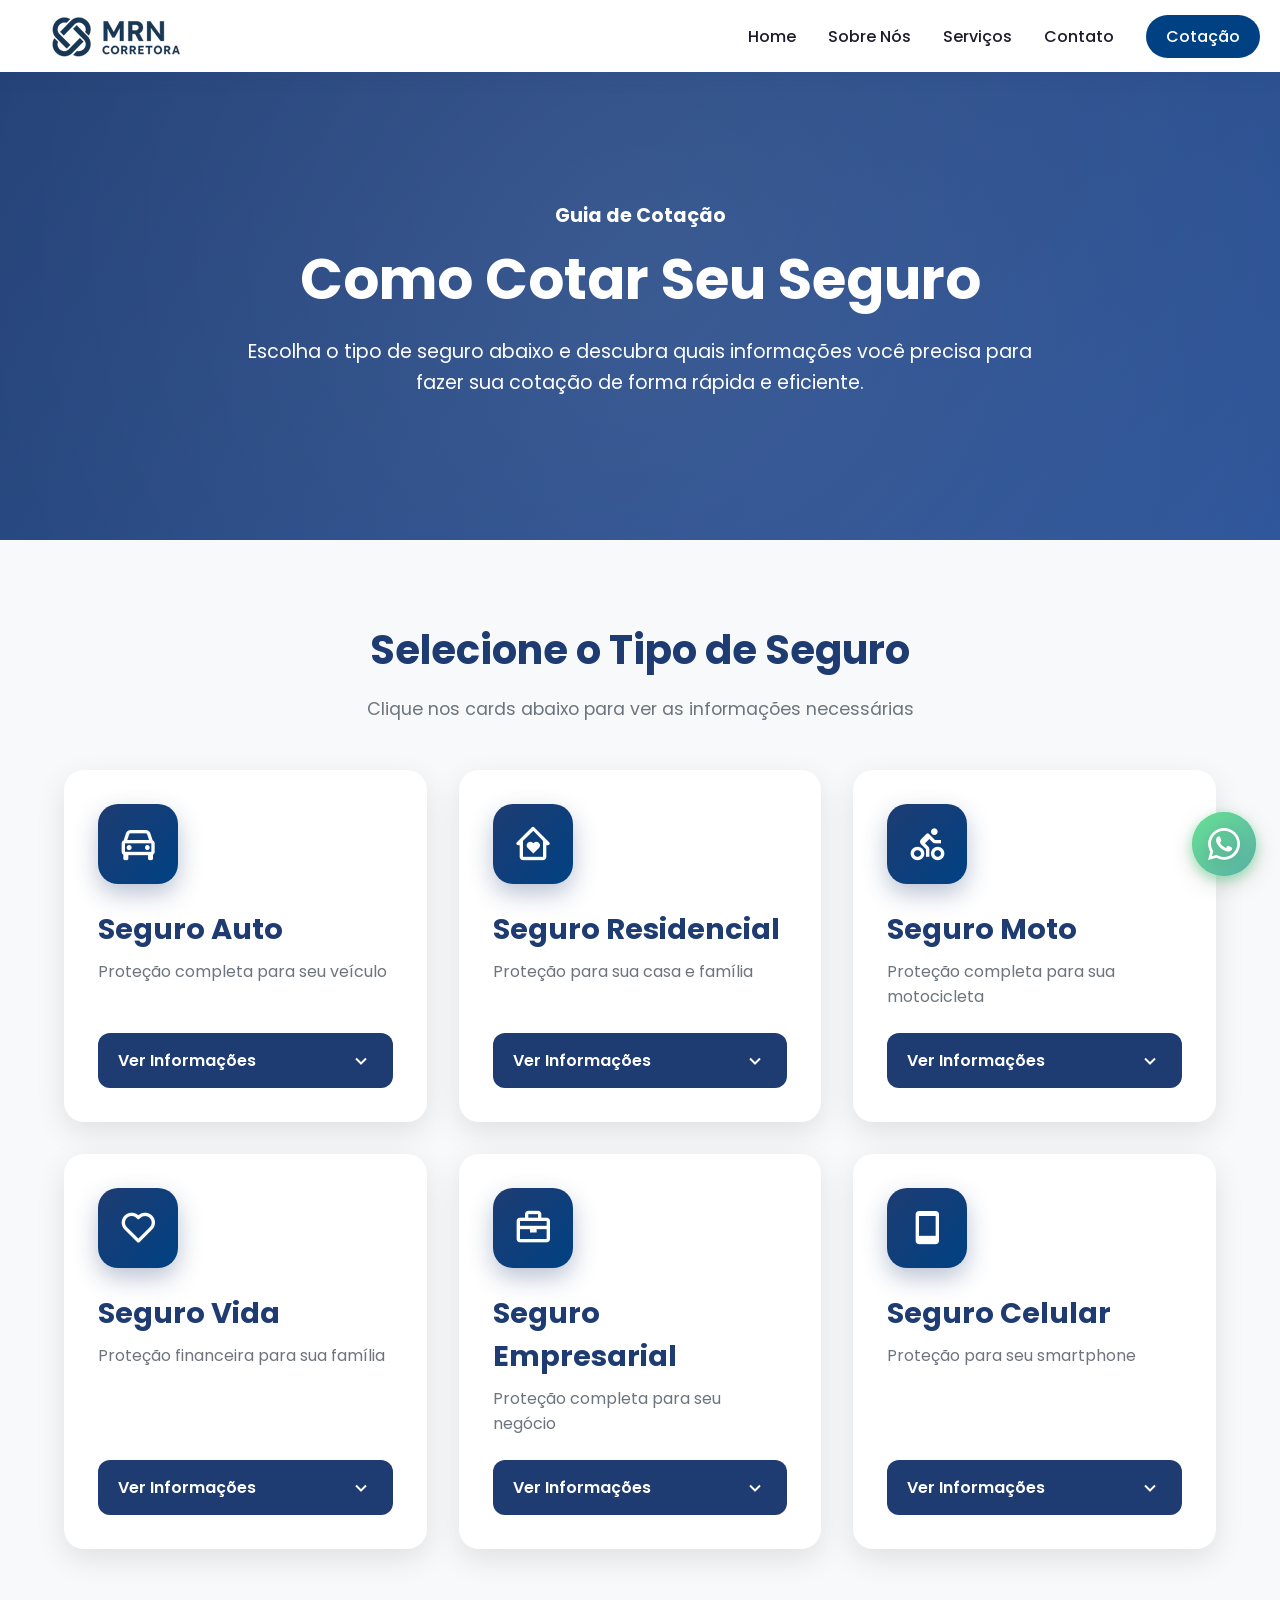
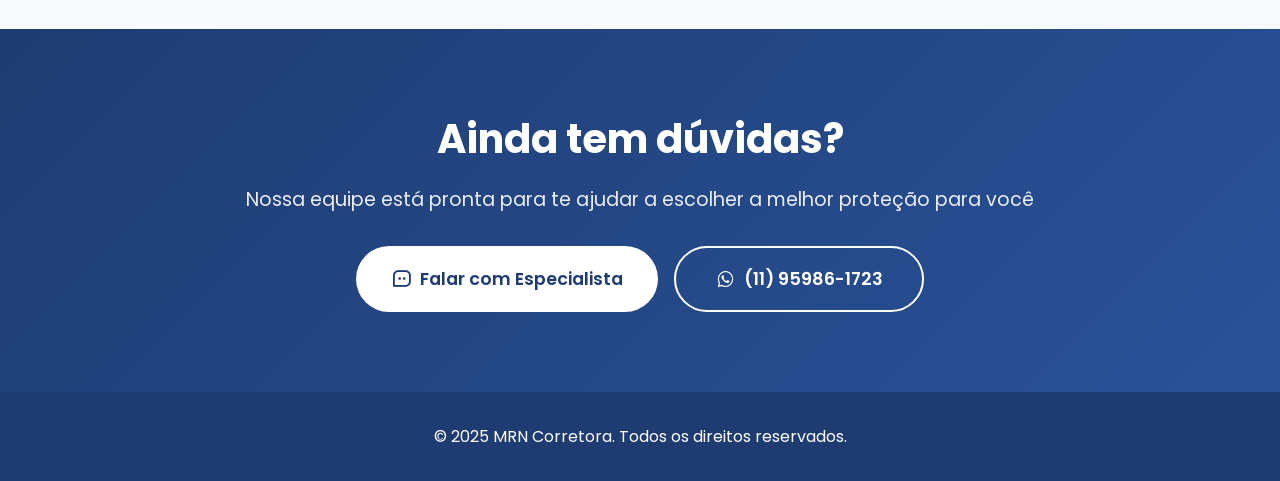
<file: LandingPage-Responsiva/cotacao.html>
<!DOCTYPE html>
<html lang="pt-br">
<head>
    <!-- Google tag (gtag.js) - Google Analytics -->
    <script async src="https://www.googletagmanager.com/gtag/js?id=G-DMH3BK8872"></script>
    <script>
      window.dataLayer = window.dataLayer || [];
      function gtag(){dataLayer.push(arguments);}
      gtag('js', new Date());

      gtag('config', 'G-DMH3BK8872');
    </script>

    <meta charset="UTF-8">
    <meta http-equiv="X-UA-Compatible" content="IE=edge">
    <meta name="viewport" content="width=device-width, initial-scale=1.0">
    <link href='https://unpkg.com/boxicons@2.1.2/css/boxicons.min.css' rel='stylesheet'>
    <link rel="stylesheet" type="text/css" href="https://cdnjs.cloudflare.com/ajax/libs/font-awesome/5.15.4/css/all.min.css">
    <link rel="stylesheet" href="style.css">
    <link rel="stylesheet" href="cotacao-style.css">
    <link rel="icon" href="assets/favicon-mrn-transparent.ico" type="image/x-icon">
    <title>Como Cotar Seguros - MRN Corretora</title>
</head>
<body>
    <header>
        <nav class="navigation">
            <a href="index.html" class="logo">
                <i class='bx bx-shield-check'></i>
                <img src="assets/mrnlogocorretora.png">
            </a>
            <ul class="nav-menu">
                <li class="nav-item"><a href="index.html#home">Home</a></li>
                <li class="nav-item"><a href="index.html#aboutUsAnchor">Sobre Nós</a></li>
                <li class="nav-item"><a href="index.html#servicos">Serviços</a></li>
                <li class="nav-item"><a href="index.html#formAnchor">Contato</a></li>
                <li class="nav-item"><a href="cotacao.html" style="background: var(--accent); color: white; padding: 10px 20px; border-radius: 25px;">Cotação</a></li>
            </ul>
            <div class="menu">
                <span class="bar"></span>
                <span class="bar"></span>
                <span class="bar"></span>
            </div>
        </nav>
    </header>

    <main>
        <!-- Hero Section -->
        <section class="cotacao-hero">
            <div class="cotacao-hero-content">
                <h4 class="text-h4">Guia de Cotação</h4>
                <h1>Como Cotar Seu Seguro</h1>
                <p>Escolha o tipo de seguro abaixo e descubra quais informações você precisa para fazer sua cotação de forma rápida e eficiente.</p>
            </div>
        </section>

        <!-- Widgets de Cotação -->
        <section class="cotacao-widgets">
            <div class="container-widgets">
                <h2>Selecione o Tipo de Seguro</h2>
                <p class="subtitle">Clique nos cards abaixo para ver as informações necessárias</p>

                <div class="widgets-grid">
                    <!-- Seguro Auto -->
                    <div class="widget-card" data-type="auto">
                        <div class="widget-icon">
                            <i class='bx bx-car'></i>
                        </div>
                        <h3>Seguro Auto</h3>
                        <p>Proteção completa para seu veículo</p>
                        <button class="widget-btn" onclick="toggleWidget('auto')">
                            <span class="btn-text">Ver Informações</span>
                            <i class='bx bx-chevron-down'></i>
                        </button>

                        <div class="widget-content" id="widget-auto">
                            <div class="content-header">
                                <i class='bx bx-info-circle'></i>
                                <h4>Documentos e Informações Necessárias</h4>
                            </div>

                            <div class="info-section">
                                <h5><i class='bx bx-file-blank'></i> Documentos do Veículo</h5>
                                <ul>
                                    <li>CRLV (Certificado de Registro e Licenciamento do Veículo) atualizado</li>
                                    <li>Número do chassi do veículo</li>
                                    <li>Placa do veículo</li>
                                    <li>Renavam</li>
                                </ul>
                            </div>

                            <div class="info-section">
                                <h5><i class='bx bx-user'></i> Dados do Proprietário</h5>
                                <ul>
                                    <li>CPF ou CNPJ</li>
                                    <li>CNH (Carteira Nacional de Habilitação) válida</li>
                                    <li>Comprovante de residência atualizado</li>
                                    <li>Data de nascimento</li>
                                    <li>Estado civil</li>
                                </ul>
                            </div>

                            <div class="info-section">
                                <h5><i class='bx bx-car'></i> Informações do Veículo</h5>
                                <ul>
                                    <li>Marca e modelo completo</li>
                                    <li>Ano de fabricação e modelo</li>
                                    <li>Quilometragem atual</li>
                                    <li>Tipo de combustível</li>
                                    <li>CEP onde o veículo fica estacionado (pernoite)</li>
                                    <li>Se possui garagem fechada</li>
                                    <li>Uso do veículo (particular, trabalho, etc.)</li>
                                </ul>
                            </div>

                            <div class="info-section highlight">
                                <h5><i class='bx bx-shield-check'></i> Informações Adicionais</h5>
                                <ul>
                                    <li>Possui rastreador ou alarme?</li>
                                    <li>Existem outros condutores? (Nome, CPF, CNH e data de nascimento)</li>
                                    <li>Já teve sinistros anteriores?</li>
                                    <li>Possui seguro anterior? (enviar apólice)</li>
                                </ul>
                            </div>

                            <div class="widget-actions">
                                <a href="index.html#formAnchor" class="btn-primary">
                                    <i class='bx bx-message-square-dots'></i>
                                    Solicitar Cotação
                                </a>
                                <a href="https://wa.me/5511959861723?text=Olá!%20Gostaria%20de%20cotar%20um%20Seguro%20Auto" target="_blank" class="btn-whatsapp">
                                    <i class='bx bxl-whatsapp'></i>
                                    Cotar pelo WhatsApp
                                </a>
                            </div>
                        </div>
                    </div>

                    <!-- Seguro Residencial -->
                    <div class="widget-card" data-type="residencial">
                        <div class="widget-icon">
                            <i class='bx bx-home-heart'></i>
                        </div>
                        <h3>Seguro Residencial</h3>
                        <p>Proteção para sua casa e família</p>
                        <button class="widget-btn" onclick="toggleWidget('residencial')">
                            <span class="btn-text">Ver Informações</span>
                            <i class='bx bx-chevron-down'></i>
                        </button>

                        <div class="widget-content" id="widget-residencial">
                            <div class="content-header">
                                <i class='bx bx-info-circle'></i>
                                <h4>Documentos e Informações Necessárias</h4>
                            </div>

                            <div class="info-section">
                                <h5><i class='bx bx-user'></i> Dados do Proprietário</h5>
                                <ul>
                                    <li>CPF ou CNPJ</li>
                                    <li>RG ou CNH</li>
                                    <li>Comprovante de residência atualizado</li>
                                    <li>Data de nascimento</li>
                                    <li>Profissão</li>
                                </ul>
                            </div>

                            <div class="info-section">
                                <h5><i class='bx bx-home'></i> Informações do Imóvel</h5>
                                <ul>
                                    <li>Endereço completo com CEP</li>
                                    <li>Tipo de imóvel (casa, apartamento, cobertura)</li>
                                    <li>Área construída em m²</li>
                                    <li>Número de cômodos</li>
                                    <li>Ano de construção do imóvel</li>
                                    <li>Padrão de acabamento (simples, médio, alto)</li>
                                    <li>Tipo de ocupação (próprio, alugado)</li>
                                    <li>Se o imóvel fica em condomínio fechado</li>
                                </ul>
                            </div>

                            <div class="info-section">
                                <h5><i class='bx bx-shield'></i> Segurança do Imóvel</h5>
                                <ul>
                                    <li>Possui portaria 24h?</li>
                                    <li>Tem sistema de alarme?</li>
                                    <li>Tem câmeras de segurança?</li>
                                    <li>Possui grades ou cercas elétricas?</li>
                                    <li>Tem portão eletrônico?</li>
                                </ul>
                            </div>

                            <div class="info-section highlight">
                                <h5><i class='bx bx-dollar-circle'></i> Coberturas Desejadas</h5>
                                <ul>
                                    <li>Valor estimado dos bens a serem segurados</li>
                                    <li>Cobertura contra incêndio</li>
                                    <li>Cobertura contra roubo</li>
                                    <li>Danos elétricos</li>
                                    <li>Responsabilidade civil</li>
                                    <li>Vendaval, granizo e outros fenômenos naturais</li>
                                    <li>Assistência 24h (encanador, eletricista, chaveiro)</li>
                                </ul>
                            </div>

                            <div class="widget-actions">
                                <a href="index.html#formAnchor" class="btn-primary">
                                    <i class='bx bx-message-square-dots'></i>
                                    Solicitar Cotação
                                </a>
                                <a href="https://wa.me/5511959861723?text=Olá!%20Gostaria%20de%20cotar%20um%20Seguro%20Residencial" target="_blank" class="btn-whatsapp">
                                    <i class='bx bxl-whatsapp'></i>
                                    Cotar pelo WhatsApp
                                </a>
                            </div>
                        </div>
                    </div>

                    <!-- Seguro Moto -->
                    <div class="widget-card" data-type="moto">
                        <div class="widget-icon">
                            <i class='bx bx-cycling'></i>
                        </div>
                        <h3>Seguro Moto</h3>
                        <p>Proteção completa para sua motocicleta</p>
                        <button class="widget-btn" onclick="toggleWidget('moto')">
                            <span class="btn-text">Ver Informações</span>
                            <i class='bx bx-chevron-down'></i>
                        </button>

                        <div class="widget-content" id="widget-moto">
                            <div class="content-header">
                                <i class='bx bx-info-circle'></i>
                                <h4>Documentos e Informações Necessárias</h4>
                            </div>

                            <div class="info-section">
                                <h5><i class='bx bx-file-blank'></i> Documentos da Moto</h5>
                                <ul>
                                    <li>CRLV (Certificado de Registro e Licenciamento) atualizado</li>
                                    <li>Número do chassi da moto</li>
                                    <li>Placa da motocicleta</li>
                                    <li>Renavam</li>
                                </ul>
                            </div>

                            <div class="info-section">
                                <h5><i class='bx bx-user'></i> Dados do Proprietário</h5>
                                <ul>
                                    <li>CPF ou CNPJ</li>
                                    <li>CNH (Carteira Nacional de Habilitação) válida categoria A</li>
                                    <li>Comprovante de residência atualizado</li>
                                    <li>Data de nascimento</li>
                                    <li>Estado civil</li>
                                    <li>Profissão</li>
                                </ul>
                            </div>

                            <div class="info-section">
                                <h5><i class='bx bx-cycling'></i> Informações da Motocicleta</h5>
                                <ul>
                                    <li>Marca e modelo completo</li>
                                    <li>Ano de fabricação e modelo</li>
                                    <li>Cilindradas (125cc, 160cc, etc.)</li>
                                    <li>Quilometragem atual</li>
                                    <li>Tipo de combustível</li>
                                    <li>CEP onde a moto fica estacionada (pernoite)</li>
                                    <li>Se possui garagem fechada</li>
                                    <li>Uso da moto (lazer, trabalho, delivery)</li>
                                </ul>
                            </div>

                            <div class="info-section highlight">
                                <h5><i class='bx bx-shield-check'></i> Informações Adicionais</h5>
                                <ul>
                                    <li>Possui rastreador ou alarme?</li>
                                    <li>Existem outros condutores? (Nome, CPF, CNH e data de nascimento)</li>
                                    <li>Já teve sinistros anteriores?</li>
                                    <li>Possui seguro anterior? (enviar apólice)</li>
                                    <li>A moto possui modificações ou acessórios especiais?</li>
                                    <li>Utiliza a moto para trabalhar? (motoboy, entregador)</li>
                                </ul>
                            </div>

                            <div class="widget-actions">
                                <a href="index.html#formAnchor" class="btn-primary">
                                    <i class='bx bx-message-square-dots'></i>
                                    Solicitar Cotação
                                </a>
                                <a href="https://wa.me/5511959861723?text=Olá!%20Gostaria%20de%20cotar%20um%20Seguro%20Moto" target="_blank" class="btn-whatsapp">
                                    <i class='bx bxl-whatsapp'></i>
                                    Cotar pelo WhatsApp
                                </a>
                            </div>
                        </div>
                    </div>

                    <!-- Seguro Vida -->
                    <div class="widget-card" data-type="vida">
                        <div class="widget-icon">
                            <i class='bx bx-heart'></i>
                        </div>
                        <h3>Seguro Vida</h3>
                        <p>Proteção financeira para sua família</p>
                        <button class="widget-btn" onclick="toggleWidget('vida')">
                            <span class="btn-text">Ver Informações</span>
                            <i class='bx bx-chevron-down'></i>
                        </button>

                        <div class="widget-content" id="widget-vida">
                            <div class="content-header">
                                <i class='bx bx-info-circle'></i>
                                <h4>Documentos e Informações Necessárias</h4>
                            </div>

                            <div class="info-section">
                                <h5><i class='bx bx-user'></i> Dados Pessoais</h5>
                                <ul>
                                    <li>CPF</li>
                                    <li>RG ou CNH</li>
                                    <li>Comprovante de residência atualizado</li>
                                    <li>Data de nascimento</li>
                                    <li>Estado civil</li>
                                    <li>Nome completo da mãe</li>
                                    <li>E-mail e telefone de contato</li>
                                </ul>
                            </div>

                            <div class="info-section">
                                <h5><i class='bx bx-briefcase'></i> Informações Profissionais</h5>
                                <ul>
                                    <li>Profissão detalhada</li>
                                    <li>Renda mensal</li>
                                    <li>Empresa onde trabalha</li>
                                    <li>Tipo de atividade profissional</li>
                                    <li>Se trabalha em altura ou com riscos</li>
                                    <li>Se viaja frequentemente</li>
                                </ul>
                            </div>

                            <div class="info-section">
                                <h5><i class='bx bx-heart-circle'></i> Informações de Saúde</h5>
                                <ul>
                                    <li>Peso e altura</li>
                                    <li>Se é fumante ou ex-fumante</li>
                                    <li>Doenças preexistentes (diabetes, hipertensão, etc.)</li>
                                    <li>Cirurgias realizadas nos últimos 5 anos</li>
                                    <li>Medicamentos de uso contínuo</li>
                                    <li>Histórico familiar de doenças graves</li>
                                    <li>Se pratica esportes radicais</li>
                                </ul>
                            </div>

                            <div class="info-section">
                                <h5><i class='bx bx-group'></i> Beneficiários</h5>
                                <ul>
                                    <li>Nome completo dos beneficiários</li>
                                    <li>CPF de cada beneficiário</li>
                                    <li>Data de nascimento</li>
                                    <li>Grau de parentesco</li>
                                    <li>Percentual da indenização para cada um</li>
                                    <li>Telefone e e-mail dos beneficiários</li>
                                </ul>
                            </div>

                            <div class="info-section highlight">
                                <h5><i class='bx bx-shield-check'></i> Coberturas Disponíveis</h5>
                                <ul>
                                    <li>Morte natural ou acidental</li>
                                    <li>Invalidez permanente total ou parcial por acidente (IPA)</li>
                                    <li>Doenças graves (câncer, AVC, infarto)</li>
                                    <li>Diária de internação hospitalar (DIH)</li>
                                    <li>Assistência funeral</li>
                                    <li>Renda por incapacidade temporária</li>
                                    <li>Antecipação por doença terminal</li>
                                    <li>Sorteios mensais (algumas seguradoras)</li>
                                </ul>
                            </div>

                            <div class="info-section highlight">
                                <h5><i class='bx bx-dollar-circle'></i> Informações sobre o Capital Segurado</h5>
                                <ul>
                                    <li>Qual o valor de indenização desejado?</li>
                                    <li>Considere suas despesas mensais e dívidas</li>
                                    <li>Pense no padrão de vida da sua família</li>
                                    <li>Calcule quanto tempo sua família precisaria do apoio financeiro</li>
                                    <li>Inclua custos futuros (educação dos filhos, etc.)</li>
                                </ul>
                            </div>

                            <div class="info-box warning">
                                <i class='bx bx-error-circle'></i>
                                <div>
                                    <strong>Importante:</strong>
                                    <p>Para capitais acima de R$ 500.000, pode ser necessário realizar exames médicos. Declarações de saúde devem ser prestadas com veracidade para garantir o pagamento da indenização em caso de sinistro.</p>
                                </div>
                            </div>

                            <div class="widget-actions">
                                <a href="index.html#formAnchor" class="btn-primary">
                                    <i class='bx bx-message-square-dots'></i>
                                    Solicitar Cotação
                                </a>
                                <a href="https://wa.me/5511959861723?text=Olá!%20Gostaria%20de%20cotar%20um%20Seguro%20de%20Vida" target="_blank" class="btn-whatsapp">
                                    <i class='bx bxl-whatsapp'></i>
                                    Cotar pelo WhatsApp
                                </a>
                            </div>
                        </div>
                    </div>

                    <!-- Seguro Empresarial -->
                    <div class="widget-card" data-type="empresarial">
                        <div class="widget-icon">
                            <i class='bx bx-briefcase'></i>
                        </div>
                        <h3>Seguro Empresarial</h3>
                        <p>Proteção completa para seu negócio</p>
                        <button class="widget-btn" onclick="toggleWidget('empresarial')">
                            <span class="btn-text">Ver Informações</span>
                            <i class='bx bx-chevron-down'></i>
                        </button>

                        <div class="widget-content" id="widget-empresarial">
                            <div class="content-header">
                                <i class='bx bx-info-circle'></i>
                                <h4>Documentos e Informações Necessárias</h4>
                            </div>

                            <div class="info-section">
                                <h5><i class='bx bx-building'></i> Dados da Empresa</h5>
                                <ul>
                                    <li>CNPJ da empresa</li>
                                    <li>Razão social e nome fantasia</li>
                                    <li>Endereço completo do estabelecimento</li>
                                    <li>CEP e localização exata</li>
                                    <li>Contrato social ou última alteração contratual</li>
                                    <li>Inscrição estadual e municipal</li>
                                    <li>Cartão CNPJ atualizado</li>
                                    <li>Data de fundação da empresa</li>
                                </ul>
                            </div>

                            <div class="info-section">
                                <h5><i class='bx bx-store'></i> Informações do Estabelecimento</h5>
                                <ul>
                                    <li>Ramo de atividade (CNAE)</li>
                                    <li>Tipo de imóvel (próprio, alugado)</li>
                                    <li>Área total em m² (construída e terreno)</li>
                                    <li>Número de pavimentos</li>
                                    <li>Tipo de construção (alvenaria, mista, madeira)</li>
                                    <li>Ano de construção do prédio</li>
                                    <li>Ocupação do imóvel (uso exclusivo ou compartilhado)</li>
                                    <li>Se fica em shopping, galeria ou centro comercial</li>
                                    <li>Horário de funcionamento</li>
                                    <li>Número de funcionários</li>
                                </ul>
                            </div>

                            <div class="info-section">
                                <h5><i class='bx bx-shield'></i> Segurança do Estabelecimento</h5>
                                <ul>
                                    <li>Possui alarme monitorado?</li>
                                    <li>Tem sistema de câmeras (CFTV)?</li>
                                    <li>Possui vigilância ou segurança 24h?</li>
                                    <li>Tipo de portas e janelas (grades, portas de aço)</li>
                                    <li>Sistema anti-incêndio (extintores, sprinklers, hidrantes)</li>
                                    <li>Saídas de emergência</li>
                                    <li>Cofre para valores? (especificar tipo e capacidade)</li>
                                    <li>Vizinhança (se há empresas de risco próximas)</li>
                                </ul>
                            </div>

                            <div class="info-section">
                                <h5><i class='bx bx-package'></i> Patrimônio a Ser Segurado</h5>
                                <ul>
                                    <li>Valor estimado do imóvel (se próprio)</li>
                                    <li>Valor de mercadorias em estoque</li>
                                    <li>Valor de equipamentos e máquinas</li>
                                    <li>Valor de móveis e utensílios</li>
                                    <li>Equipamentos eletrônicos (computadores, servidores)</li>
                                    <li>Instalações (ar condicionado, elétrica, hidráulica)</li>
                                    <li>Benfeitorias em imóvel de terceiros</li>
                                    <li>Inventário detalhado dos principais bens</li>
                                </ul>
                            </div>

                            <div class="info-section">
                                <h5><i class='bx bx-user-check'></i> Informações do Responsável</h5>
                                <ul>
                                    <li>Nome completo do sócio/proprietário</li>
                                    <li>CPF e RG</li>
                                    <li>Data de nascimento</li>
                                    <li>Endereço residencial</li>
                                    <li>Telefone e e-mail de contato</li>
                                    <li>Percentual de participação na empresa</li>
                                </ul>
                            </div>

                            <div class="info-section highlight">
                                <h5><i class='bx bx-shield-check'></i> Coberturas Disponíveis</h5>
                                <ul>
                                    <li>Incêndio, raio e explosão</li>
                                    <li>Roubo e furto qualificado de bens</li>
                                    <li>Quebra de vidros, anúncios e letreiros</li>
                                    <li>Danos elétricos</li>
                                    <li>Vendaval, granizo e fumaça</li>
                                    <li>Responsabilidade civil (danos a terceiros)</li>
                                    <li>Perda ou pagamento de aluguel</li>
                                    <li>Tumultos, greves e lockout</li>
                                    <li>Impacto de veículos</li>
                                    <li>Lucros cessantes (interrupção do negócio)</li>
                                    <li>Equipamentos eletrônicos</li>
                                    <li>Roubo de valores em trânsito</li>
                                </ul>
                            </div>

                            <div class="info-section highlight">
                                <h5><i class='bx bx-plus-medical'></i> Coberturas Adicionais</h5>
                                <ul>
                                    <li>Responsabilidade civil profissional</li>
                                    <li>Responsabilidade civil de produtos</li>
                                    <li>Responsabilidade civil empregador</li>
                                    <li>Responsabilidade civil ambiental</li>
                                    <li>Quebra de máquinas</li>
                                    <li>Riscos de engenharia (para obras)</li>
                                    <li>Transporte de mercadorias</li>
                                    <li>Fidelidade de empregados</li>
                                    <li>Assistência 24h (vidraceiro, chaveiro, eletricista)</li>
                                </ul>
                            </div>

                            <div class="info-section">
                                <h5><i class='bx bx-file-blank'></i> Documentos Complementares</h5>
                                <ul>
                                    <li>Fotos externas e internas do estabelecimento</li>
                                    <li>Laudo do corpo de bombeiros (AVCB)</li>
                                    <li>Última apólice de seguro (se houver)</li>
                                    <li>Histórico de sinistros dos últimos 3 anos</li>
                                    <li>Faturamento médio mensal/anual</li>
                                    <li>Folha de pagamento (para RC empregador)</li>
                                    <li>Certidões negativas (federal, estadual, municipal)</li>
                                </ul>
                            </div>

                            <div class="info-box warning">
                                <i class='bx bx-error-circle'></i>
                                <div>
                                    <strong>Importante:</strong>
                                    <p>Para empresas de alto risco (postos de gasolina, fábricas químicas, etc.) ou patrimônios elevados, pode ser necessária vistoria prévia e documentação adicional. Algumas atividades podem ter restrições ou necessitar de seguradoras especializadas.</p>
                                </div>
                            </div>

                            <div class="widget-actions">
                                <a href="index.html#formAnchor" class="btn-primary">
                                    <i class='bx bx-message-square-dots'></i>
                                    Solicitar Cotação
                                </a>
                                <a href="https://wa.me/5511959861723?text=Olá!%20Gostaria%20de%20cotar%20um%20Seguro%20Empresarial" target="_blank" class="btn-whatsapp">
                                    <i class='bx bxl-whatsapp'></i>
                                    Cotar pelo WhatsApp
                                </a>
                            </div>
                        </div>
                    </div>

                    <!-- Seguro Celular -->
                    <div class="widget-card" data-type="celular">
                        <div class="widget-icon">
                            <i class='bx bx-mobile'></i>
                        </div>
                        <h3>Seguro Celular</h3>
                        <p>Proteção para seu smartphone</p>
                        <button class="widget-btn" onclick="toggleWidget('celular')">
                            <span class="btn-text">Ver Informações</span>
                            <i class='bx bx-chevron-down'></i>
                        </button>

                        <div class="widget-content" id="widget-celular">
                            <div class="content-header">
                                <i class='bx bx-info-circle'></i>
                                <h4>Documentos e Informações Necessárias</h4>
                            </div>

                            <div class="info-section">
                                <h5><i class='bx bx-user'></i> Dados do Proprietário</h5>
                                <ul>
                                    <li>CPF</li>
                                    <li>RG ou CNH</li>
                                    <li>Comprovante de residência atualizado</li>
                                    <li>Data de nascimento</li>
                                    <li>E-mail</li>
                                    <li>Telefone de contato</li>
                                </ul>
                            </div>

                            <div class="info-section">
                                <h5><i class='bx bx-mobile-alt'></i> Informações do Aparelho</h5>
                                <ul>
                                    <li>Marca do celular (Apple, Samsung, Motorola, etc.)</li>
                                    <li>Modelo exato do aparelho (ex: iPhone 14 Pro, Galaxy S23)</li>
                                    <li>Número do IMEI (disque *#06# no celular)</li>
                                    <li>Capacidade de armazenamento (64GB, 128GB, 256GB, etc.)</li>
                                    <li>Cor do aparelho</li>
                                    <li>Data da compra</li>
                                    <li>Valor de mercado atual do aparelho</li>
                                </ul>
                            </div>

                            <div class="info-section">
                                <h5><i class='bx bx-receipt'></i> Comprovação de Compra</h5>
                                <ul>
                                    <li>Nota fiscal de compra do aparelho</li>
                                    <li>Comprovante de pagamento</li>
                                    <li>Se foi comprado parcelado, enviar comprovante do cartão</li>
                                    <li>Fotos do aparelho (frente, verso e laterais)</li>
                                </ul>
                            </div>

                            <div class="info-section highlight">
                                <h5><i class='bx bx-shield-check'></i> Coberturas Disponíveis</h5>
                                <ul>
                                    <li>Roubo e furto qualificado</li>
                                    <li>Danos acidentais (quebra de tela, queda, água)</li>
                                    <li>Oxidação e queima</li>
                                    <li>Defeitos elétricos ou mecânicos</li>
                                    <li>Assistência 24h</li>
                                    <li>Aparelho reserva em caso de sinistro</li>
                                </ul>
                            </div>

                            <div class="info-box warning">
                                <i class='bx bx-error-circle'></i>
                                <div>
                                    <strong>Atenção:</strong>
                                    <p>O aparelho deve estar em perfeito estado de funcionamento no momento da contratação. Aparelhos com tela trincada ou defeitos não podem ser segurados.</p>
                                </div>
                            </div>

                            <div class="widget-actions">
                                <a href="index.html#formAnchor" class="btn-primary">
                                    <i class='bx bx-message-square-dots'></i>
                                    Solicitar Cotação
                                </a>
                                <a href="https://wa.me/5511959861723?text=Olá!%20Gostaria%20de%20cotar%20um%20Seguro%20Celular" target="_blank" class="btn-whatsapp">
                                    <i class='bx bxl-whatsapp'></i>
                                    Cotar pelo WhatsApp
                                </a>
                            </div>
                        </div>
                    </div>
                </div>
            </div>
        </section>

        <!-- CTA Section -->
        <section class="cta-section">
            <div class="cta-content">
                <h2>Ainda tem dúvidas?</h2>
                <p>Nossa equipe está pronta para te ajudar a escolher a melhor proteção para você</p>
                <div class="cta-buttons">
                    <a href="index.html#formAnchor" class="cta-btn primary">
                        <i class='bx bx-message-square-dots'></i>
                        Falar com Especialista
                    </a>
                    <a href="https://wa.me/5511959861723?text=Olá!%20Gostaria%20de%20fazer%20uma%20cotação" target="_blank" class="cta-btn secondary">
                        <i class='bx bxl-whatsapp'></i>
                        (11) 95986-1723
                    </a>
                </div>
            </div>
        </section>
    </main>

    <footer class="rodape">
        <p>&copy; 2025 MRN Corretora. Todos os direitos reservados.</p>
    </footer>

    <!-- WhatsApp Widget -->
    <div class="wa-widget" id="waWidget">
        <button class="wa-fab" id="waFab" aria-label="Abrir WhatsApp">
            <svg viewBox="0 0 24 24" fill="none" xmlns="http://www.w3.org/2000/svg">
                <path d="M17.472 14.382c-.297-.149-1.758-.867-2.03-.967-.273-.099-.471-.148-.67.15-.197.297-.767.966-.94 1.164-.173.199-.347.223-.644.075-.297-.15-1.255-.463-2.39-1.475-.883-.788-1.48-1.761-1.653-2.059-.173-.297-.018-.458.13-.606.134-.133.298-.347.446-.52.149-.174.198-.298.298-.497.099-.198.05-.371-.025-.52-.075-.149-.669-1.612-.916-2.207-.242-.579-.487-.5-.669-.51-.173-.008-.371-.01-.57-.01-.198 0-.52.074-.792.372-.272.297-1.04 1.016-1.04 2.479 0 1.462 1.065 2.875 1.213 3.074.149.198 2.096 3.2 5.077 4.487.709.306 1.262.489 1.694.625.712.227 1.36.195 1.871.118.571-.085 1.758-.719 2.006-1.413.248-.694.248-1.289.173-1.413-.074-.124-.272-.198-.57-.347z" fill="currentColor"/>
                <path d="M20.52 3.449C18.24 1.245 15.24 0 12.045 0 5.463 0 .104 5.334.101 11.893c0 2.096.549 4.14 1.595 5.945L0 24l6.335-1.652a12.062 12.062 0 005.713 1.447h.005c6.585 0 11.946-5.336 11.949-11.896 0-3.176-1.24-6.165-3.495-8.411l.013-.029zm-8.475 18.299c-1.776 0-3.517-.479-5.032-1.378l-.36-.214-3.738.977 1.001-3.645-.235-.374a9.869 9.869 0 01-1.518-5.259c.002-5.45 4.436-9.884 9.888-9.884 2.64 0 5.122 1.03 6.988 2.898a9.825 9.825 0 012.892 6.993c-.002 5.451-4.436 9.886-9.886 9.886z" fill="currentColor"/>
            </svg>
        </button>

        <div class="wa-panel" id="waPanel" aria-hidden="true">
            <div class="wa-header">
                <div class="wa-title">
                    <div class="wa-avatar">
                        <svg viewBox="0 0 24 24" fill="none" xmlns="http://www.w3.org/2000/svg">
                            <path d="M17.472 14.382c-.297-.149-1.758-.867-2.03-.967-.273-.099-.471-.148-.67.15-.197.297-.767.966-.94 1.164-.173.199-.347.223-.644.075-.297-.15-1.255-.463-2.39-1.475-.883-.788-1.48-1.761-1.653-2.059-.173-.297-.018-.458.13-.606.134-.133.298-.347.446-.52.149-.174.198-.298.298-.497.099-.198.05-.371-.025-.52-.075-.149-.669-1.612-.916-2.207-.242-.579-.487-.5-.669-.51-.173-.008-.371-.01-.57-.01-.198 0-.52.074-.792.372-.272.297-1.04 1.016-1.04 2.479 0 1.462 1.065 2.875 1.213 3.074.149.198 2.096 3.2 5.077 4.487.709.306 1.262.489 1.694.625.712.227 1.36.195 1.871.118.571-.085 1.758-.719 2.006-1.413.248-.694.248-1.289.173-1.413-.074-.124-.272-.198-.57-.347z" fill="currentColor"/>
                            <path d="M20.52 3.449C18.24 1.245 15.24 0 12.045 0 5.463 0 .104 5.334.101 11.893c0 2.096.549 4.14 1.595 5.945L0 24l6.335-1.652a12.062 12.062 0 005.713 1.447h.005c6.585 0 11.946-5.336 11.949-11.896 0-3.176-1.24-6.165-3.495-8.411l.013-.029zm-8.475 18.299c-1.776 0-3.517-.479-5.032-1.378l-.36-.214-3.738.977 1.001-3.645-.235-.374a9.869 9.869 0 01-1.518-5.259c.002-5.45 4.436-9.884 9.888-9.884 2.64 0 5.122 1.03 6.988 2.898a9.825 9.825 0 012.892 6.993c-.002 5.451-4.436 9.886-9.886 9.886z" fill="currentColor"/>
                        </svg>
                    </div>
                    <div class="wa-info">
                        <div class="wa-name">MRN Corretora</div>
                        <div class="wa-sub">
                            <div class="wa-badge"></div>
                            <span>Online agora</span>
                        </div>
                    </div>
                </div>
                <button class="wa-close" id="waClose" aria-label="Fechar">×</button>
            </div>

            <div class="wa-body">
                <div class="wa-bubble">
                    Olá! 👋<br>
                    Como podemos te ajudar hoje?
                    <div class="wa-bubble-time">agora</div>
                </div>
            </div>

            <div class="wa-footer">
                <a class="wa-cta" id="waCta" href="https://wa.me/5511959861723?text=Oi%2C%20precisa%20de%20ajuda%3F" target="_blank" rel="noopener">
                    <svg viewBox="0 0 24 24" fill="none" xmlns="http://www.w3.org/2000/svg">
                        <path d="M17.472 14.382c-.297-.149-1.758-.867-2.03-.967-.273-.099-.471-.148-.67.15-.197.297-.767.966-.94 1.164-.173.199-.347.223-.644.075-.297-.15-1.255-.463-2.39-1.475-.883-.788-1.48-1.761-1.653-2.059-.173-.297-.018-.458.13-.606.134-.133.298-.347.446-.52.149-.174.198-.298.298-.497.099-.198.05-.371-.025-.52-.075-.149-.669-1.612-.916-2.207-.242-.579-.487-.5-.669-.51-.173-.008-.371-.01-.57-.01-.198 0-.52.074-.792.372-.272.297-1.04 1.016-1.04 2.479 0 1.462 1.065 2.875 1.213 3.074.149.198 2.096 3.2 5.077 4.487.709.306 1.262.489 1.694.625.712.227 1.36.195 1.871.118.571-.085 1.758-.719 2.006-1.413.248-.694.248-1.289.173-1.413-.074-.124-.272-.198-.57-.347z" fill="currentColor"/>
                        <path d="M20.52 3.449C18.24 1.245 15.24 0 12.045 0 5.463 0 .104 5.334.101 11.893c0 2.096.549 4.14 1.595 5.945L0 24l6.335-1.652a12.062 12.062 0 005.713 1.447h.005c6.585 0 11.946-5.336 11.949-11.896 0-3.176-1.24-6.165-3.495-8.411l.013-.029zm-8.475 18.299c-1.776 0-3.517-.479-5.032-1.378l-.36-.214-3.738.977 1.001-3.645-.235-.374a9.869 9.869 0 01-1.518-5.259c.002-5.45 4.436-9.884 9.888-9.884 2.64 0 5.122 1.03 6.988 2.898a9.825 9.825 0 012.892 6.993c-.002 5.451-4.436 9.886-9.886 9.886z" fill="currentColor"/>
                    </svg>
                    Iniciar Conversa
                </a>
            </div>
        </div>
    </div>

    <script src="script.js"></script>
    <script src="cotacao-script.js"></script>
</body>
</html>
</file>
<file: LandingPage-Responsiva/style.css>
@import url('https://fonts.googleapis.com/css2?family=Poppins:wght@300;400;500;600;700&display=swap');
@import url('https://fonts.googleapis.com/css2?family=Ubuntu:wght@300;400;500;700&display=swap');

* {
    margin: 0;
    padding: 0;
    box-sizing: border-box;
    font-family: 'Poppins', sans-serif;
    list-style: none;
    text-decoration: none;
}

:root {
    --primary: #1e3c72;
    --secondary: #2a5298;
    --accent: #004183;
    --white: #fff;
    --dark: #1e1c2a;
    --light-gray: #f8f9fa;
    --text-gray: #6c757d;
}

body {
    color: var(--dark);
    background: var(--white);
    overflow-x: hidden;
}

/* Header */
.navigation {
    display: flex;
    align-items: center;
    justify-content: space-between;
    padding: 15px 20px;
    background: var(--white);
    box-shadow: 0 2px 20px rgba(30, 60, 114, 0.1);
    width: 100%;
    position: fixed;
    top: 0;
    z-index: 9999;
    transition: all 0.3s ease;
}

.logo {
    display: flex;
    align-items: center;
    font-size: 1.8rem;
    font-weight: 700;
    color: var(--primary);
}

.logo i {
    margin-right: 10px;
    color: var(--accent);
}

.nav-menu {
    display: flex;
    align-items: center;
    gap: 2rem;
}

.nav-menu li a {
    color: var(--dark);
    font-size: 16px;
    font-weight: 500;
    transition: all 0.3s ease;
    position: relative;
}

.nav-menu li a:hover {
    color: var(--primary);
}

.nav-menu li a::after {
    content: '';
    position: absolute;
    bottom: -5px;
    left: 0;
    width: 0;
    height: 2px;
    background: var(--primary);
    transition: width 0.3s ease;
}

.nav-menu li a:hover::after {
    width: 100%;
}

.menu {
    cursor: pointer;
    display: none;
    flex-direction: column;
}

.menu .bar {
    width: 25px;
    height: 3px;
    background: var(--primary);
    margin: 3px 0;
    transition: 0.3s;
    border-radius: 3px;
}

/* Hero Section */
.home {
    min-height: 100vh;
    display: flex;
    align-items: center;
    justify-content: space-between;
    padding: 100px 5% 0;
    background: linear-gradient(135deg, var(--primary) 0%, var(--secondary) 100%);
    color: var(--white);
    position: relative;
    overflow: hidden;
}

.home::before {
    content: '';
    position: absolute;
    top: -50%;
    right: -50%;
    width: 200%;
    height: 200%;
    background: radial-gradient(circle, rgba(255,255,255,0.1) 0%, transparent 70%);
    animation: rotate 20s linear infinite;
}

@keyframes rotate {
    0% { transform: rotate(0deg); }
    100% { transform: rotate(360deg); }
}

.home-text {
    max-width: 600px;
    z-index: 2;
}

.home-text .text-h4 {
    font-size: 1.2rem;
    margin-bottom: 1rem;
    opacity: 0.9;
    animation: fadeInUp 1s ease 0.2s both;
}

.home-text h1 {
    font-size: 3.5rem;
    margin-bottom: 1.5rem;
    line-height: 1.2;
    animation: fadeInUp 1s ease 0.4s both;
}

.home-text p {
    font-size: 1.1rem;
    margin-bottom: 2rem;
    opacity: 0.9;
    line-height: 1.6;
    animation: fadeInUp 1s ease 0.6s both;
}

.home-btn {
    display: inline-block;
    padding: 15px 35px;
    background: var(--accent);
    color: var(--white);
    border-radius: 50px;
    font-weight: 600;
    transition: all 0.3s ease;
    animation: fadeInUp 1s ease 0.8s both;
    box-shadow: 0 10px 30px rgba(74, 144, 226, 0.3);
}

.home-btn:hover {
    background: var(--white);
    color: var(--primary);
    transform: translateY(-2px);
    box-shadow: 0 15px 40px rgba(74, 144, 226, 0.4);
}

.home-img {
    max-width: 500px;
    z-index: 2;
    animation: fadeInRight 1s ease 0.5s both;
}

.home-img img {
    width: 100%;
    height: auto;
    border-radius: 20px;
    box-shadow: 0 20px 60px rgba(0,0,0,0.3);
}

@keyframes fadeInUp {
    from {
        opacity: 0;
        transform: translateY(50px);
    }
    to {
        opacity: 1;
        transform: translateY(0);
    }
}

@keyframes fadeInRight {
    from {
        opacity: 0;
        transform: translateX(50px);
    }
    to {
        opacity: 1;
        transform: translateX(0);
    }
}

/* Stats Section */
.stats {
    padding: 80px 5%;
    background: var(--light-gray);
    text-align: center;
}

.stats h2 {
    font-size: 2.5rem;
    margin-bottom: 3rem;
    color: var(--primary);
}

.stats-grid {
    display: grid;
    grid-template-columns: repeat(auto-fit, minmax(250px, 1fr));
    gap: 2rem;
    max-width: 1200px;
    margin: 0 auto;
}

.stat-card {
    background: var(--white);
    padding: 2rem;
    border-radius: 15px;
    box-shadow: 0 10px 30px rgba(0,0,0,0.1);
    transition: transform 0.3s ease;
}

.stat-card:hover {
    transform: translateY(-10px);
}

.stat-number {
    font-size: 3rem;
    font-weight: 700;
    color: var(--primary);
    margin-bottom: 0.5rem;
}

.stat-label {
    font-size: 1.1rem;
    color: var(--text-gray);
    font-weight: 500;
}

/* Carrossel de Seguradoras */
.seguradoras-section {
    padding: 80px 5%;
    background: var(--white);
    text-align: center;
}

.seguradoras-section .container {
    max-width: 1200px;
    margin: 0 auto;
}

.seguradoras-section h2 {
    font-size: 2.5rem;
    margin-bottom: 1rem;
    color: var(--primary);
}

.seguradoras-section p {
    font-size: 1.1rem;
    color: var(--text-gray);
    margin-bottom: 3rem;
    max-width: 600px;
    margin-left: auto;
    margin-right: auto;
}

.elementor-image-carousel-wrapper {
    overflow: hidden;
    position: relative;
    padding: 2rem 0;
}

.swiper-slide-inner {
    display: flex;
    align-items: center;
    justify-content: center;
    height: 120px;
    background: var(--white);
    border-radius: 12px;
    box-shadow: 0 5px 20px rgba(0,0,0,0.08);
    margin: 0 10px;
    padding: 20px;
    transition: all 0.3s ease;
    border: 2px solid transparent;
}

.swiper-slide-inner:hover {
    border-color: var(--accent);
    box-shadow: 0 10px 30px rgba(0,0,0,0.15);
    transform: translateY(-5px);
}

.swiper-slide-image {
    max-width: 140px;
    max-height: 80px;
    object-fit: contain;
    filter: grayscale(100%) opacity(0.7);
    transition: all 0.4s ease;
}

.swiper-slide:hover .swiper-slide-image {
    filter: grayscale(0%) opacity(1);
    transform: scale(1.1);
}

.elementor-swiper-button {
    position: absolute;
    top: 50%;
    transform: translateY(-50%);
    width: 50px;
    height: 50px;
    background: var(--primary);
    border: none;
    border-radius: 50%;
    color: white;
    cursor: pointer;
    z-index: 10;
    display: flex;
    align-items: center;
    justify-content: center;
    font-size: 20px;
    box-shadow: 0 5px 15px rgba(30, 60, 114, 0.3);
    transition: all 0.3s ease;
}

.elementor-swiper-button:hover {
    background: var(--accent);
    transform: translateY(-50%) scale(1.1);
    box-shadow: 0 8px 25px rgba(30, 60, 114, 0.4);
}

.elementor-swiper-button-prev {
    left: -25px;
}

.elementor-swiper-button-next {
    right: -25px;
}

.swiper-pagination {
    bottom: 0 !important;
    text-align: center;
    margin-top: 2rem;
}

.swiper-pagination-bullet {
    width: 12px;
    height: 12px;
    background: #ccc;
    opacity: 0.5;
    margin: 0 5px;
    transition: all 0.3s ease;
    border-radius: 50%;
}

.swiper-pagination-bullet-active {
    background: var(--primary);
    opacity: 1;
    transform: scale(1.3);
}

/* Services Section */
.services {
    padding: 80px 5%;
    background: var(--light-gray);
}

.services h2 {
    text-align: center;
    font-size: 2.5rem;
    margin-bottom: 3rem;
    color: var(--primary);
}

.services-grid {
    display: grid;
    grid-template-columns: repeat(auto-fit, minmax(300px, 1fr));
    gap: 2rem;
    max-width: 1200px;
    margin: 0 auto;
}

.service-card {
    background: var(--white);
    padding: 2rem;
    border-radius: 15px;
    box-shadow: 0 10px 30px rgba(0,0,0,0.1);
    text-align: center;
    transition: all 0.3s ease;
    border: 2px solid transparent;
}

.service-card:hover {
    transform: translateY(-5px);
    border-color: var(--accent);
}

.service-icon {
    font-size: 3rem;
    color: var(--accent);
    margin-bottom: 1rem;
}

.service-card h3 {
    font-size: 1.5rem;
    margin-bottom: 1rem;
    color: var(--primary);
}

.service-card p {
    color: var(--text-gray);
    line-height: 1.6;
}

/* FAQ Section */
.faq-section {
    padding: 80px 5%;
    background: var(--white);
}

.container {
    max-width: 800px;
    margin: 0 auto;
}

.faq-section h1 {
    text-align: center;
    font-size: 2.5rem;
    margin-bottom: 3rem;
    color: var(--primary);
}

.perguntas {
    list-style-type: none;
    padding: 0;
}

.perguntas li {
    background: var(--white);
    border-radius: 10px;
    margin-bottom: 1rem;
    box-shadow: 0 5px 15px rgba(0,0,0,0.1);
    overflow: hidden;
    border: 2px solid var(--light-gray);
}

.pergunta-titulo {
    margin: 0;
    padding: 20px;
    cursor: pointer;
    background: var(--white);
    font-size: 18px;
    position: relative;
    transition: all 0.3s ease;
    border: none;
    width: 100%;
    text-align: left;
    color: var(--primary);
    font-weight: 600;
}

.pergunta-titulo:hover {
    background: var(--light-gray);
}

.pergunta-titulo i {
    position: absolute;
    top: 50%;
    right: 20px;
    transform: translateY(-50%);
    transition: transform 0.3s ease;
    color: var(--accent);
}

.perguntas li.aberta .pergunta-titulo i {
    transform: translateY(-50%) rotate(180deg);
}

.pergunta-descricao {
    display: none;
    padding: 0 20px 20px;
    text-align: left;
    font-size: 16px;
    color: var(--text-gray);
    line-height: 1.6;
}

/* About Section */
.about {
    padding: 80px 5%;
    background: var(--light-gray);
    display: flex;
    align-items: center;
    justify-content: space-between;
    gap: 3rem;
}

.about-text {
    flex: 1;
    max-width: 600px;
}

.about-text .text-h4 {
    font-size: 1.2rem;
    color: var(--accent);
    margin-bottom: 1rem;
}

.about-text h2 {
    font-size: 2.5rem;
    margin-bottom: 1.5rem;
    color: var(--primary);
}

.about-text p {
    font-size: 1.1rem;
    color: var(--text-gray);
    line-height: 1.6;
    margin-bottom: 2rem;
}

.about-img {
    flex: 1;
    max-width: 500px;
}

.about-img img {
    width: 100%;
    height: auto;
    border-radius: 20px;
    box-shadow: 0 20px 60px rgba(0,0,0,0.2);
}

/* Contact Form */
.form {
    padding: 80px 5%;
    background: var(--white);
}

.form .container {
    max-width: 600px;
    margin: 0 auto;
    background: var(--light-gray);
    padding: 3rem;
    border-radius: 20px;
    box-shadow: 0 20px 60px rgba(0,0,0,0.1);
}

.form h1 {
    text-align: center;
    font-size: 2.5rem;
    margin-bottom: 2rem;
    color: var(--primary);
}

.form-group {
    margin-bottom: 1.5rem;
}

.form-group label {
    display: block;
    margin-bottom: 0.5rem;
    font-weight: 600;
    color: var(--primary);
}

.form-group input,
.form-group textarea,
.form-group select {
    width: 100%;
    padding: 15px;
    border: 2px solid #e9ecef;
    border-radius: 10px;
    font-size: 16px;
    transition: border-color 0.3s ease;
    background: var(--white);
}

.form-group input:focus,
.form-group textarea:focus,
.form-group select:focus {
    outline: none;
    border-color: var(--accent);
}

.form-group input.error,
.form-group textarea.error,
.form-group select.error {
    border-color: #dc3545;
}

.error-message {
    color: #dc3545;
    font-size: 0.875rem;
    margin-top: 0.25rem;
    display: block;
    font-weight: 500;
}

.submit-button {
    width: 100%;
    padding: 15px;
    background: var(--primary);
    color: var(--white);
    border: none;
    border-radius: 10px;
    font-size: 18px;
    font-weight: 600;
    cursor: pointer;
    transition: all 0.3s ease;
    display: flex;
    align-items: center;
    justify-content: center;
    gap: 0.5rem;
}

.submit-button:hover {
    background: var(--secondary);
    transform: translateY(-2px);
}

.submit-button:disabled {
    opacity: 0.7;
    cursor: not-allowed;
    transform: none;
}

/* Form Messages */
.form-message {
    padding: 1rem 1.5rem;
    border-radius: 0.5rem;
    margin: 1rem 0;
    text-align: center;
    font-weight: 500;
    animation: slideDown 0.3s ease;
    display: flex;
    align-items: center;
    justify-content: center;
    gap: 0.5rem;
}

.form-message.success {
    background: #28a745;
    color: white;
}

.form-message.error {
    background: #dc3545;
    color: white;
}

.form-message.info {
    background: #17a2b8;
    color: white;
}

@keyframes slideDown {
    from { 
        opacity: 0; 
        transform: translateY(-20px); 
    }
    to { 
        opacity: 1; 
        transform: translateY(0); 
    }
}

/* Footer */
.rodape {
    background: var(--primary);
    color: var(--white);
    padding: 2rem 5%;
    text-align: center;
}

.rodape p {
    margin: 0;
    font-size: 16px;
}

/* Scroll Hint */
.hint {
    display: none;
}

/* Scroll to Top Button */
.scroll-to-top {
    position: fixed;
    bottom: 20px;
    right: 20px;
    background: var(--primary);
    color: white;
    border: none;
    border-radius: 50%;
    width: 50px;
    height: 50px;
    cursor: pointer;
    opacity: 0;
    visibility: hidden;
    transition: all 0.3s ease;
    z-index: 1000;
    box-shadow: 0 5px 15px rgba(0,0,0,0.2);
    display: flex;
    align-items: center;
    justify-content: center;
    font-size: 20px;
}

.scroll-to-top:hover {
    background: var(--accent);
    transform: scale(1.1);
}

/* Responsive Design */
@media (max-width: 768px) {
    .menu {
        display: flex;
    }
    
    .menu.ativo .bar:nth-child(1) {
        transform: translateY(8px) rotate(45deg);
    }
    
    .menu.ativo .bar:nth-child(2) {
        opacity: 0;
    }
    
    .menu.ativo .bar:nth-child(3) {
        transform: translateY(-8px) rotate(-45deg);
    }
    
    .nav-menu {
        position: fixed;
        right: -100%;
        top: 70px;
        width: 100%;
        height: calc(100vh - 70px);
        background: var(--white);
        flex-direction: column;
        justify-content: start;
        align-items: center;
        transition: 0.3s;
        padding-top: 2rem;
        box-shadow: 0 10px 30px rgba(0,0,0,0.1);
    }
    
    .nav-menu.ativo {
        right: 0;
    }
    
    .nav-item {
        margin: 1rem 0;
    }
    
    .home {
        flex-direction: column;
        text-align: center;
        padding: 120px 5% 50px;
        gap: 3rem;
    }
    
    .home-text h1 {
        font-size: 2.5rem;
    }
    
    .about {
        flex-direction: column;
        text-align: center;
    }
    
    .stats-grid {
        grid-template-columns: repeat(auto-fit, minmax(200px, 1fr));
    }
    
    .services-grid {
        grid-template-columns: 1fr;
    }
    
    .hint::after {
        display: none;
    }
    
    /* Carrossel responsivo */
    .elementor-swiper-button {
        display: none;
    }
    
    .swiper-slide-inner {
        margin: 0 5px;
        height: 100px;
        padding: 15px;
    }
    
    .swiper-slide-image {
        max-width: 120px;
        max-height: 60px;
    }
    
    .seguradoras-section {
        padding: 60px 5%;
    }
    
    .seguradoras-section h2 {
        font-size: 2rem;
    }
}

@media (max-width: 480px) {
    .swiper-slide-inner {
        height: 80px;
        padding: 10px;
    }
    
    .swiper-slide-image {
        max-width: 100px;
        max-height: 50px;
    }
}

/* Animations */
.image-animation:hover {
    animation: scaleAnimation 0.5s ease;
}

@keyframes scaleAnimation {
    0%, 100% { transform: scale(1); }
    50% { transform: scale(1.05); }
}

/* Smooth scrolling */
html {
    scroll-behavior: smooth;
}

/* Counter animation */
.counter {
    animation: countUp 2s ease-in-out;
}

/* Loading states */
body.loaded {
    opacity: 1;
}

/* Adicionar transições suaves para elementos animados */
.stat-card,
.service-card {
    opacity: 1;
    transform: translateY(0);
    transition: all 0.6s ease;
}

/* WhatsApp Widget */
.wa-widget {
  position: fixed;
  right: 24px;
  bottom: 24px;
  z-index: 9999;
  font-family: 'Segoe UI', Tahoma, Geneva, Verdana, sans-serif;
}

/* Botão FAB Flutuante */
.wa-fab {
  width: 64px;
  height: 64px;
  border: 0;
  border-radius: 50%;
  cursor: pointer;
  background: linear-gradient(135deg, #25D366 0%, #128C7E 100%);
  box-shadow: 0 4px 12px rgba(37, 211, 102, 0.4),
              0 8px 24px rgba(0, 0, 0, 0.15);
  display: grid;
  place-items: center;
  transition: all 0.3s cubic-bezier(0.4, 0, 0.2, 1);
  position: relative;
  overflow: hidden;
}

/* Efeito de pulse no botão */
.wa-fab::before {
  content: '';
  position: absolute;
  width: 100%;
  height: 100%;
  background: rgba(255, 255, 255, 0.3);
  border-radius: 50%;
  animation: pulse 2s ease-in-out infinite;
}

@keyframes pulse {
  0%, 100% {
    transform: scale(1);
    opacity: 0.8;
  }
  50% {
    transform: scale(1.1);
    opacity: 0;
  }
}

.wa-fab:hover {
  transform: scale(1.05) translateY(-2px);
  box-shadow: 0 6px 16px rgba(37, 211, 102, 0.5),
              0 12px 32px rgba(0, 0, 0, 0.2);
}

.wa-fab:active {
  transform: scale(0.95);
}

.wa-fab svg {
  width: 32px;
  height: 32px;
  fill: #fff;
  color: #fff;
  position: relative;
  z-index: 1;
  filter: drop-shadow(0 2px 4px rgba(0, 0, 0, 0.1));
}

.wa-fab svg path {
  fill: #fff;
}

/* Painel do WhatsApp */
.wa-panel {
  position: absolute;
  right: 0;
  bottom: 80px;
  width: 340px;
  border-radius: 16px;
  overflow: hidden;
  background: #fff;
  box-shadow: 0 8px 32px rgba(0, 0, 0, 0.12),
              0 2px 8px rgba(0, 0, 0, 0.08);
  transform: scale(0.8) translateY(20px);
  opacity: 0;
  pointer-events: none;
  transition: all 0.3s cubic-bezier(0.4, 0, 0.2, 1);
  transform-origin: bottom right;
}

.wa-widget.is-open .wa-panel {
  transform: scale(1) translateY(0);
  opacity: 1;
  pointer-events: auto;
}

/* Header com gradiente */
.wa-header {
  background: linear-gradient(135deg, #128C7E 0%, #075E54 100%);
  color: #fff;
  padding: 16px 14px;
  display: flex;
  align-items: center;
  justify-content: space-between;
  position: relative;
  overflow: hidden;
}

/* Efeito decorativo no header */
.wa-header::before {
  content: '';
  position: absolute;
  top: -50%;
  right: -20%;
  width: 200px;
  height: 200px;
  background: rgba(255, 255, 255, 0.05);
  border-radius: 50%;
}

.wa-title {
  display: flex;
  gap: 12px;
  align-items: center;
  position: relative;
  z-index: 1;
}

/* Avatar do WhatsApp */
.wa-avatar {
  width: 48px;
  height: 48px;
  border-radius: 50%;
  background: linear-gradient(135deg, #25D366 0%, #128C7E 100%);
  display: grid;
  place-items: center;
  box-shadow: 0 2px 8px rgba(0, 0, 0, 0.2);
  flex-shrink: 0;
}

.wa-avatar svg {
  width: 24px;
  height: 24px;
  fill: white;
  color: white;
}

.wa-avatar svg path {
  fill: white;
}

.wa-badge {
  width: 10px;
  height: 10px;
  border-radius: 50%;
  background: #2cff77;
  box-shadow: 0 0 0 2px rgba(44, 255, 119, 0.2);
  animation: blink 2s ease-in-out infinite;
  flex-shrink: 0;
}

@keyframes blink {
  0%, 100% { opacity: 1; }
  50% { opacity: 0.5; }
}

.wa-info {
  flex: 1;
}

.wa-name {
  font-size: 15px;
  font-weight: 600;
  line-height: 1.3;
  margin-bottom: 2px;
}

.wa-sub {
  font-size: 12px;
  opacity: 0.9;
  display: flex;
  align-items: center;
  gap: 6px;
}

.wa-close {
  width: 36px;
  height: 36px;
  border: 0;
  border-radius: 50%;
  background: rgba(255, 255, 255, 0.15);
  color: #fff;
  font-size: 22px;
  cursor: pointer;
  line-height: 1;
  transition: all 0.2s ease;
  position: relative;
  z-index: 1;
}

.wa-close:hover {
  background: rgba(255, 255, 255, 0.25);
  transform: rotate(90deg);
}

/* Corpo com papel de parede do WhatsApp */
.wa-body {
  padding: 20px 14px;
  min-height: 120px;
  background-color: #0a1014;
  position: relative;
  overflow: hidden;
}

/* Papel de parede personalizado - SUBSTITUA A URL ABAIXO */
.wa-body::before {
  content: '';
  position: absolute;
  top: 0;
  left: 0;
  right: 0;
  bottom: 0;
  /* Cole a URL da sua imagem aqui: */
  background-image: url("assets/whatswall.jpg");
  /* Ajuste estas propriedades conforme necessário: */
  background-size: cover;        /* ou 'contain', 'auto', '100% 100%' */
  background-position: center;    /* ou 'top', 'bottom', 'left', 'right' */
  background-repeat: no-repeat;   /* ou 'repeat', 'repeat-x', 'repeat-y' */
  opacity: 0.8;                  /* Ajuste a opacidade (0.0 a 1.0) */
  pointer-events: none;
}

.wa-bubble {
  display: inline-block;
  background: #fff;
  border-radius: 8px 8px 8px 0;
  padding: 12px 14px;
  font-size: 14px;
  color: #303030;
  box-shadow: 0 1px 2px rgba(0, 0, 0, 0.1);
  position: relative;
  max-width: 85%;
  line-height: 1.5;
  animation: slideIn 0.3s ease-out;
}

@keyframes slideIn {
  from {
    opacity: 0;
    transform: translateY(10px);
  }
  to {
    opacity: 1;
    transform: translateY(0);
  }
}

.wa-bubble::after {
  content: '';
  position: absolute;
  bottom: 0;
  left: -8px;
  width: 0;
  height: 0;
  border-style: solid;
  border-width: 0 0 12px 12px;
  border-color: transparent transparent #fff transparent;
}

.wa-bubble-time {
  font-size: 11px;
  color: #667781;
  margin-top: 4px;
  text-align: right;
  opacity: 0.7;
}

/* Footer */
.wa-footer {
  padding: 14px;
  background: #f0f2f5;
  border-top: 1px solid #e9edef;
}

.wa-cta {
  display: flex;
  align-items: center;
  justify-content: center;
  gap: 8px;
  background: linear-gradient(135deg, #25D366 0%, #128C7E 100%);
  color: #fff;
  text-decoration: none;
  padding: 14px 16px;
  border-radius: 12px;
  font-weight: 600;
  font-size: 14px;
  transition: all 0.3s ease;
  box-shadow: 0 2px 8px rgba(37, 211, 102, 0.3);
}

.wa-cta:hover {
  transform: translateY(-2px);
  box-shadow: 0 4px 12px rgba(37, 211, 102, 0.4);
}

.wa-cta:active {
  transform: translateY(0);
}

.wa-cta svg {
  width: 20px;
  height: 20px;
  fill: white;
  color: white;
}

.wa-cta svg path {
  fill: white;
}

/* Responsivo */
@media (max-width: 480px) {
  .wa-widget {
    right: 16px;
    bottom: 16px;
  }

  .wa-panel {
    width: calc(100vw - 32px);
    max-width: 340px;
  }

  .wa-fab {
    width: 56px;
    height: 56px;
  }

  .wa-fab svg {
    width: 28px;
    height: 28px;
  }
}
</file>
<file: LandingPage-Responsiva/cotacao-style.css>
/* Cotação Page Specific Styles */

/* Hero Section */
.cotacao-hero {
    min-height: 60vh;
    display: flex;
    align-items: center;
    justify-content: center;
    padding: 120px 5% 60px;
    background: linear-gradient(135deg, var(--primary) 0%, var(--secondary) 100%);
    color: var(--white);
    position: relative;
    overflow: hidden;
}

.cotacao-hero::before {
    content: '';
    position: absolute;
    top: -50%;
    right: -50%;
    width: 200%;
    height: 200%;
    background: radial-gradient(circle, rgba(255,255,255,0.1) 0%, transparent 70%);
    animation: rotate 20s linear infinite;
}

.cotacao-hero-content {
    max-width: 800px;
    text-align: center;
    z-index: 2;
}

.cotacao-hero-content .text-h4 {
    font-size: 1.2rem;
    margin-bottom: 1rem;
    opacity: 0.9;
    animation: fadeInUp 1s ease 0.2s both;
}

.cotacao-hero-content h1 {
    font-size: 3.5rem;
    margin-bottom: 1.5rem;
    line-height: 1.2;
    animation: fadeInUp 1s ease 0.4s both;
}

.cotacao-hero-content p {
    font-size: 1.2rem;
    opacity: 0.9;
    line-height: 1.6;
    animation: fadeInUp 1s ease 0.6s both;
}

/* Widgets Section */
.cotacao-widgets {
    padding: 80px 5%;
    background: var(--light-gray);
}

.container-widgets {
    max-width: 1400px;
    margin: 0 auto;
}

.container-widgets h2 {
    text-align: center;
    font-size: 2.5rem;
    margin-bottom: 1rem;
    color: var(--primary);
}

.container-widgets .subtitle {
    text-align: center;
    font-size: 1.1rem;
    color: var(--text-gray);
    margin-bottom: 3rem;
}

.widgets-grid {
    display: grid;
    grid-template-columns: repeat(auto-fit, minmax(300px, 1fr));
    gap: 2rem;
    align-items: stretch;
    transition: all 0.5s ease;
}

.widgets-grid.has-active {
    display: flex;
    flex-direction: column;
    gap: 0;
}

/* Widget Card */
.widget-card {
    background: var(--white);
    border-radius: 20px;
    padding: 2rem;
    box-shadow: 0 10px 30px rgba(0,0,0,0.1);
    transition: all 0.5s ease;
    border: 2px solid transparent;
    display: flex;
    flex-direction: column;
    height: 100%;
    opacity: 1;
    max-height: 1000px;
    overflow: visible;
}

.widget-card:hover {
    transform: translateY(-5px);
    box-shadow: 0 15px 40px rgba(0,0,0,0.15);
    border-color: var(--accent);
}

/* Quando há um card ativo, esconder os outros */
.widgets-grid.has-active .widget-card:not(.active) {
    opacity: 0;
    max-height: 0;
    padding: 0;
    margin: 0;
    overflow: hidden;
    pointer-events: none;
    transform: scale(0.8);
}

/* Card ativo ocupa largura total */
.widget-card.active {
    width: 100%;
    max-height: none;
    border-color: var(--accent);
    box-shadow: 0 20px 60px rgba(0, 65, 131, 0.2);
}

/* Quando ativo, reorganizar o layout do card */
.widget-card.active {
    display: grid;
    grid-template-columns: auto 1fr auto;
    grid-template-areas:
        "icon title button"
        "desc desc desc"
        "content content content";
    align-items: center;
    gap: 1.5rem;
}

.widget-card.active .widget-icon {
    grid-area: icon;
    margin-bottom: 0;
}

.widget-card.active h3 {
    grid-area: title;
    margin-bottom: 0;
}

.widget-card.active > p {
    grid-area: desc;
    margin-bottom: 0;
}

.widget-card.active .widget-btn {
    grid-area: button;
    margin-top: 0;
    width: auto;
    min-width: 200px;
}

.widget-card.active .widget-content {
    grid-area: content;
}

.widget-icon {
    width: 80px;
    height: 80px;
    background: linear-gradient(135deg, var(--primary) 0%, var(--accent) 100%);
    border-radius: 20px;
    display: flex;
    align-items: center;
    justify-content: center;
    margin-bottom: 1.5rem;
    font-size: 2.5rem;
    color: var(--white);
    box-shadow: 0 10px 25px rgba(30, 60, 114, 0.3);
}

.widget-card h3 {
    font-size: 1.8rem;
    color: var(--primary);
    margin-bottom: 0.5rem;
}

.widget-card > p {
    color: var(--text-gray);
    margin-bottom: auto;
    font-size: 1rem;
    flex-grow: 1;
}

.widget-btn {
    width: 100%;
    padding: 15px 20px;
    background: var(--primary);
    color: var(--white);
    border: none;
    border-radius: 12px;
    font-size: 1rem;
    font-weight: 600;
    cursor: pointer;
    display: flex;
    align-items: center;
    justify-content: space-between;
    transition: all 0.3s ease;
    gap: 10px;
    margin-top: 1.5rem;
}

.widget-btn:hover {
    background: var(--accent);
    transform: translateY(-2px);
    box-shadow: 0 5px 15px rgba(0, 65, 131, 0.3);
}

.widget-btn i {
    font-size: 1.5rem;
    transition: transform 0.3s ease;
}

.widget-card.active .widget-btn {
    background: var(--accent);
}

.widget-card.active .widget-btn i {
    transform: rotate(180deg);
}

/* Widget Content */
.widget-content {
    max-height: 0;
    overflow: hidden;
    opacity: 0;
    transition: all 0.5s ease;
    margin-top: 0;
}

.widget-card.active .widget-content {
    max-height: 10000px;
    opacity: 1;
    margin-top: 2rem;
    animation: slideDown 0.5s ease;
    display: grid;
    grid-template-columns: repeat(2, 1fr);
    gap: 1.5rem;
}

/* Header ocupa largura total */
.widget-card.active .widget-content .content-header {
    grid-column: 1 / -1;
}

/* Actions ocupam largura total */
.widget-card.active .widget-content .widget-actions {
    grid-column: 1 / -1;
}

@keyframes slideDown {
    from {
        opacity: 0;
        transform: translateY(-20px);
    }
    to {
        opacity: 1;
        transform: translateY(0);
    }
}

.content-header {
    background: linear-gradient(135deg, var(--primary) 0%, var(--accent) 100%);
    color: var(--white);
    padding: 1.5rem;
    border-radius: 12px;
    margin-bottom: 1.5rem;
    display: flex;
    align-items: center;
    gap: 1rem;
}

.content-header i {
    font-size: 2rem;
}

.content-header h4 {
    font-size: 1.3rem;
    margin: 0;
}

/* Info Section */
.info-section {
    background: var(--light-gray);
    padding: 1.5rem;
    border-radius: 12px;
    margin-bottom: 1.5rem;
    border-left: 4px solid var(--accent);
}

.info-section h5 {
    color: var(--primary);
    font-size: 1.1rem;
    margin-bottom: 1rem;
    display: flex;
    align-items: center;
    gap: 0.5rem;
}

.info-section h5 i {
    font-size: 1.3rem;
    color: var(--accent);
}

.info-section ul {
    list-style: none;
    padding: 0;
    margin: 0;
}

.info-section ul li {
    padding: 0.6rem 0;
    padding-left: 1.5rem;
    position: relative;
    color: var(--dark);
    line-height: 1.6;
}

.info-section ul li::before {
    content: '✓';
    position: absolute;
    left: 0;
    color: var(--accent);
    font-weight: bold;
    font-size: 1.1rem;
}

.info-section.highlight {
    background: linear-gradient(135deg, rgba(30, 60, 114, 0.05) 0%, rgba(0, 65, 131, 0.05) 100%);
    border-left-color: var(--primary);
    border-width: 4px;
}

.info-section.highlight h5 {
    color: var(--accent);
}

/* Info Box */
.info-box {
    display: flex;
    gap: 1rem;
    padding: 1.5rem;
    border-radius: 12px;
    margin-bottom: 1.5rem;
    align-items: flex-start;
}

.info-box i {
    font-size: 2rem;
    flex-shrink: 0;
}

.info-box.warning {
    background: #fff3cd;
    border: 2px solid #ffc107;
    color: #856404;
}

.info-box.warning i {
    color: #ffc107;
}

.info-box strong {
    display: block;
    margin-bottom: 0.5rem;
    font-size: 1.1rem;
}

.info-box p {
    margin: 0;
    line-height: 1.6;
}

/* Widget Actions */
.widget-actions {
    display: flex;
    gap: 1rem;
    margin-top: 2rem;
    flex-wrap: nowrap;
    justify-content: center;
}

.widget-actions a {
    flex: 1;
    max-width: 300px;
    padding: 15px 25px;
    border-radius: 12px;
    text-decoration: none;
    font-weight: 600;
    display: flex;
    align-items: center;
    justify-content: center;
    gap: 0.5rem;
    transition: all 0.3s ease;
}

.btn-primary {
    background: var(--primary);
    color: var(--white);
}

.btn-primary:hover {
    background: var(--accent);
    transform: translateY(-2px);
    box-shadow: 0 5px 15px rgba(30, 60, 114, 0.3);
}

.btn-whatsapp {
    background: #25D366;
    color: var(--white);
}

.btn-whatsapp:hover {
    background: #128C7E;
    transform: translateY(-2px);
    box-shadow: 0 5px 15px rgba(37, 211, 102, 0.3);
}

.widget-actions i {
    font-size: 1.3rem;
}

/* CTA Section */
.cta-section {
    padding: 80px 5%;
    background: linear-gradient(135deg, var(--primary) 0%, var(--secondary) 100%);
    color: var(--white);
    text-align: center;
}

.cta-content h2 {
    font-size: 2.5rem;
    margin-bottom: 1rem;
}

.cta-content p {
    font-size: 1.2rem;
    margin-bottom: 2rem;
    opacity: 0.9;
}

.cta-buttons {
    display: flex;
    gap: 1rem;
    justify-content: center;
    flex-wrap: wrap;
}

.cta-btn {
    padding: 18px 35px;
    border-radius: 50px;
    text-decoration: none;
    font-weight: 600;
    font-size: 1.1rem;
    display: inline-flex;
    align-items: center;
    gap: 0.5rem;
    transition: all 0.3s ease;
    min-width: 250px;
    justify-content: center;
}

.cta-btn.primary {
    background: var(--white);
    color: var(--primary);
}

.cta-btn.primary:hover {
    background: var(--light-gray);
    transform: translateY(-3px);
    box-shadow: 0 10px 30px rgba(0,0,0,0.2);
}

.cta-btn.secondary {
    background: transparent;
    color: var(--white);
    border: 2px solid var(--white);
}

.cta-btn.secondary:hover {
    background: var(--white);
    color: var(--primary);
    transform: translateY(-3px);
    box-shadow: 0 10px 30px rgba(0,0,0,0.2);
}

.cta-btn i {
    font-size: 1.3rem;
}

/* Responsive Design */
@media (max-width: 768px) {
    .cotacao-hero {
        min-height: 50vh;
        padding: 100px 5% 50px;
    }

    .cotacao-hero-content h1 {
        font-size: 2.5rem;
    }

    .cotacao-hero-content p {
        font-size: 1rem;
    }

    .container-widgets h2 {
        font-size: 2rem;
    }

    .widgets-grid {
        grid-template-columns: 1fr;
    }

    .widget-card h3 {
        font-size: 1.5rem;
    }

    /* Layout do card ativo em mobile */
    .widget-card.active {
        grid-template-columns: 1fr;
        grid-template-areas:
            "icon"
            "title"
            "desc"
            "button"
            "content";
    }

    .widget-card.active .widget-icon {
        justify-self: center;
    }

    .widget-card.active h3 {
        text-align: center;
    }

    .widget-card.active > p {
        text-align: center;
    }

    .widget-card.active .widget-btn {
        width: 100%;
        min-width: auto;
    }

    /* Widget content em coluna única no mobile */
    .widget-card.active .widget-content {
        grid-template-columns: 1fr;
    }

    .widget-actions {
        flex-direction: column;
    }

    .widget-actions a {
        width: 100%;
        max-width: none;
    }

    .cta-content h2 {
        font-size: 2rem;
    }

    .cta-content p {
        font-size: 1rem;
    }

    .cta-buttons {
        flex-direction: column;
        align-items: center;
    }

    .cta-btn {
        width: 100%;
        max-width: 300px;
    }
}

@media (max-width: 480px) {
    .cotacao-hero-content h1 {
        font-size: 2rem;
    }

    .widget-icon {
        width: 60px;
        height: 60px;
        font-size: 2rem;
    }

    .content-header {
        flex-direction: column;
        text-align: center;
    }

    .info-section {
        padding: 1rem;
    }

    .info-box {
        flex-direction: column;
    }
}

/* Scroll Behavior */
html {
    scroll-behavior: smooth;
}

/* Print Styles */
@media print {
    .navigation,
    .wa-widget,
    .widget-btn,
    .widget-actions,
    .cta-section,
    footer {
        display: none;
    }

    .widget-content {
        max-height: none !important;
        opacity: 1 !important;
        display: block !important;
    }

    .widget-card {
        page-break-inside: avoid;
        box-shadow: none;
        border: 1px solid #ddd;
    }
}
</file>
